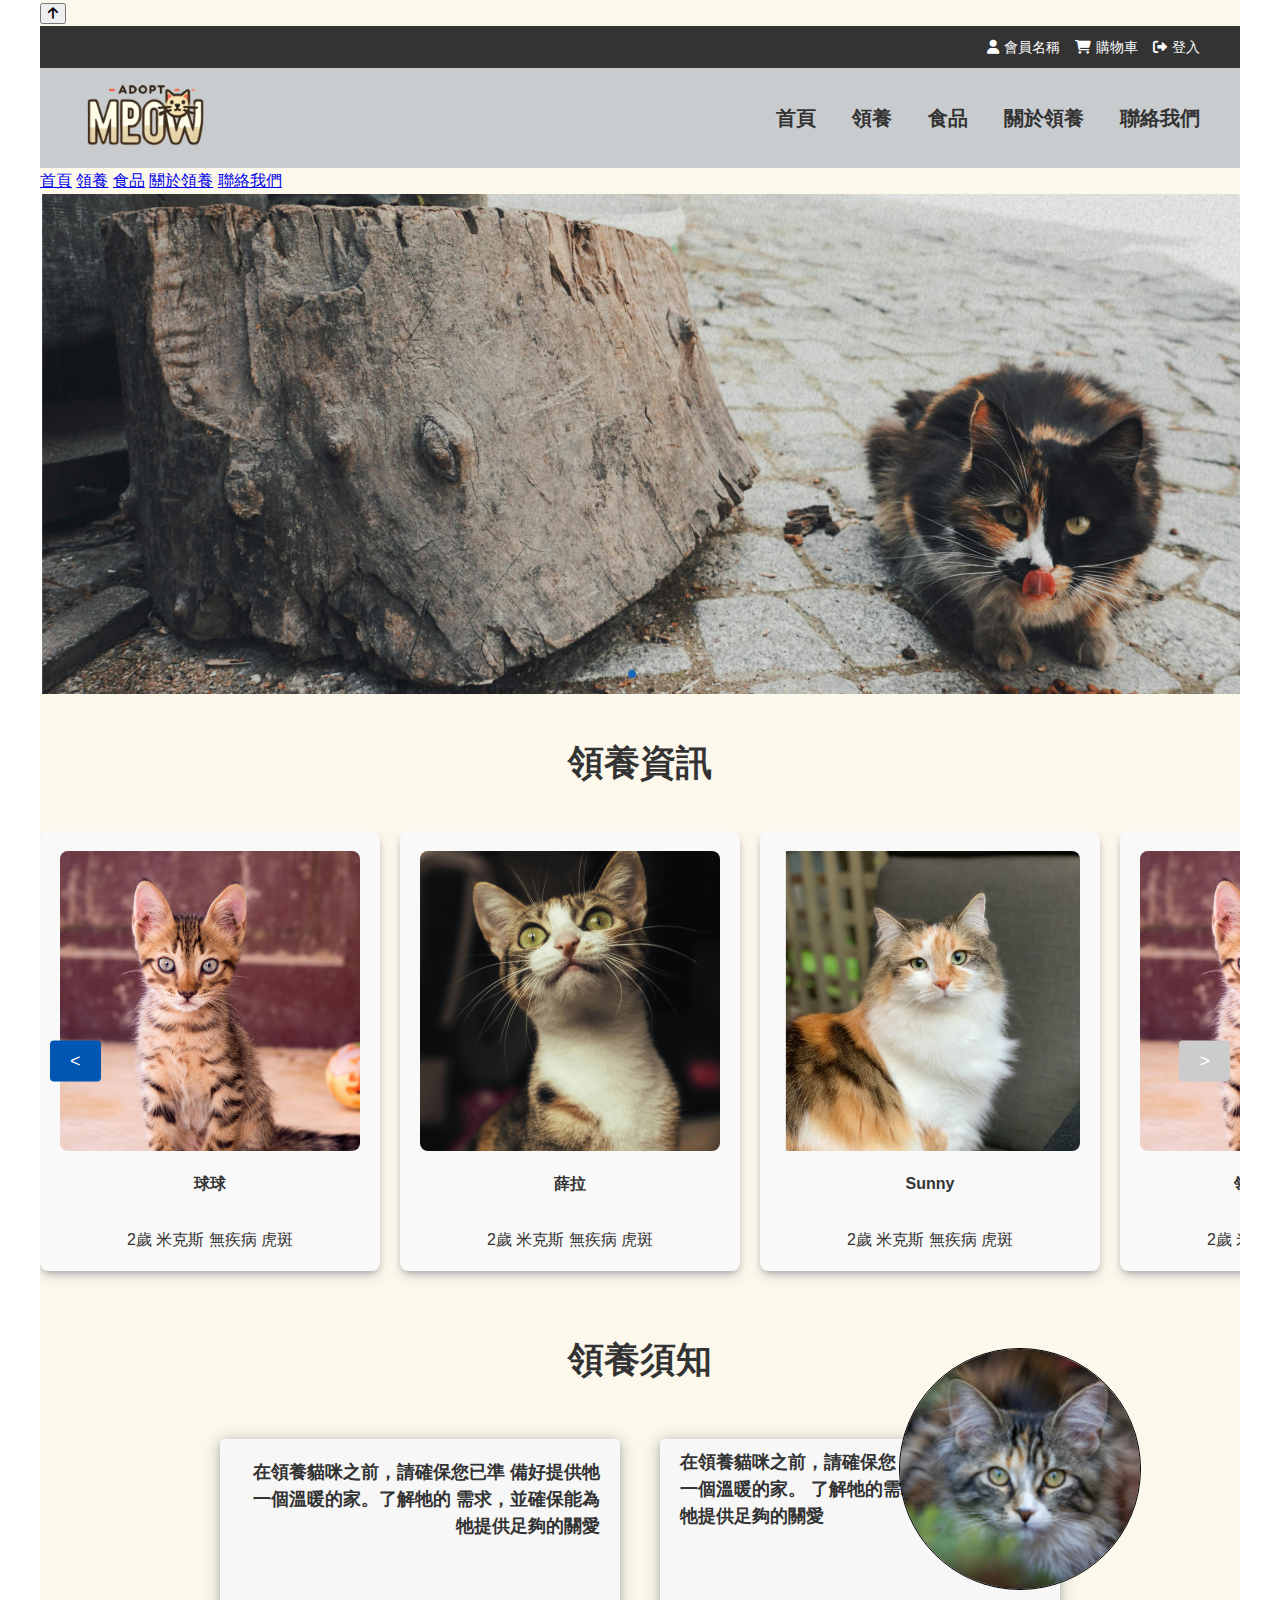
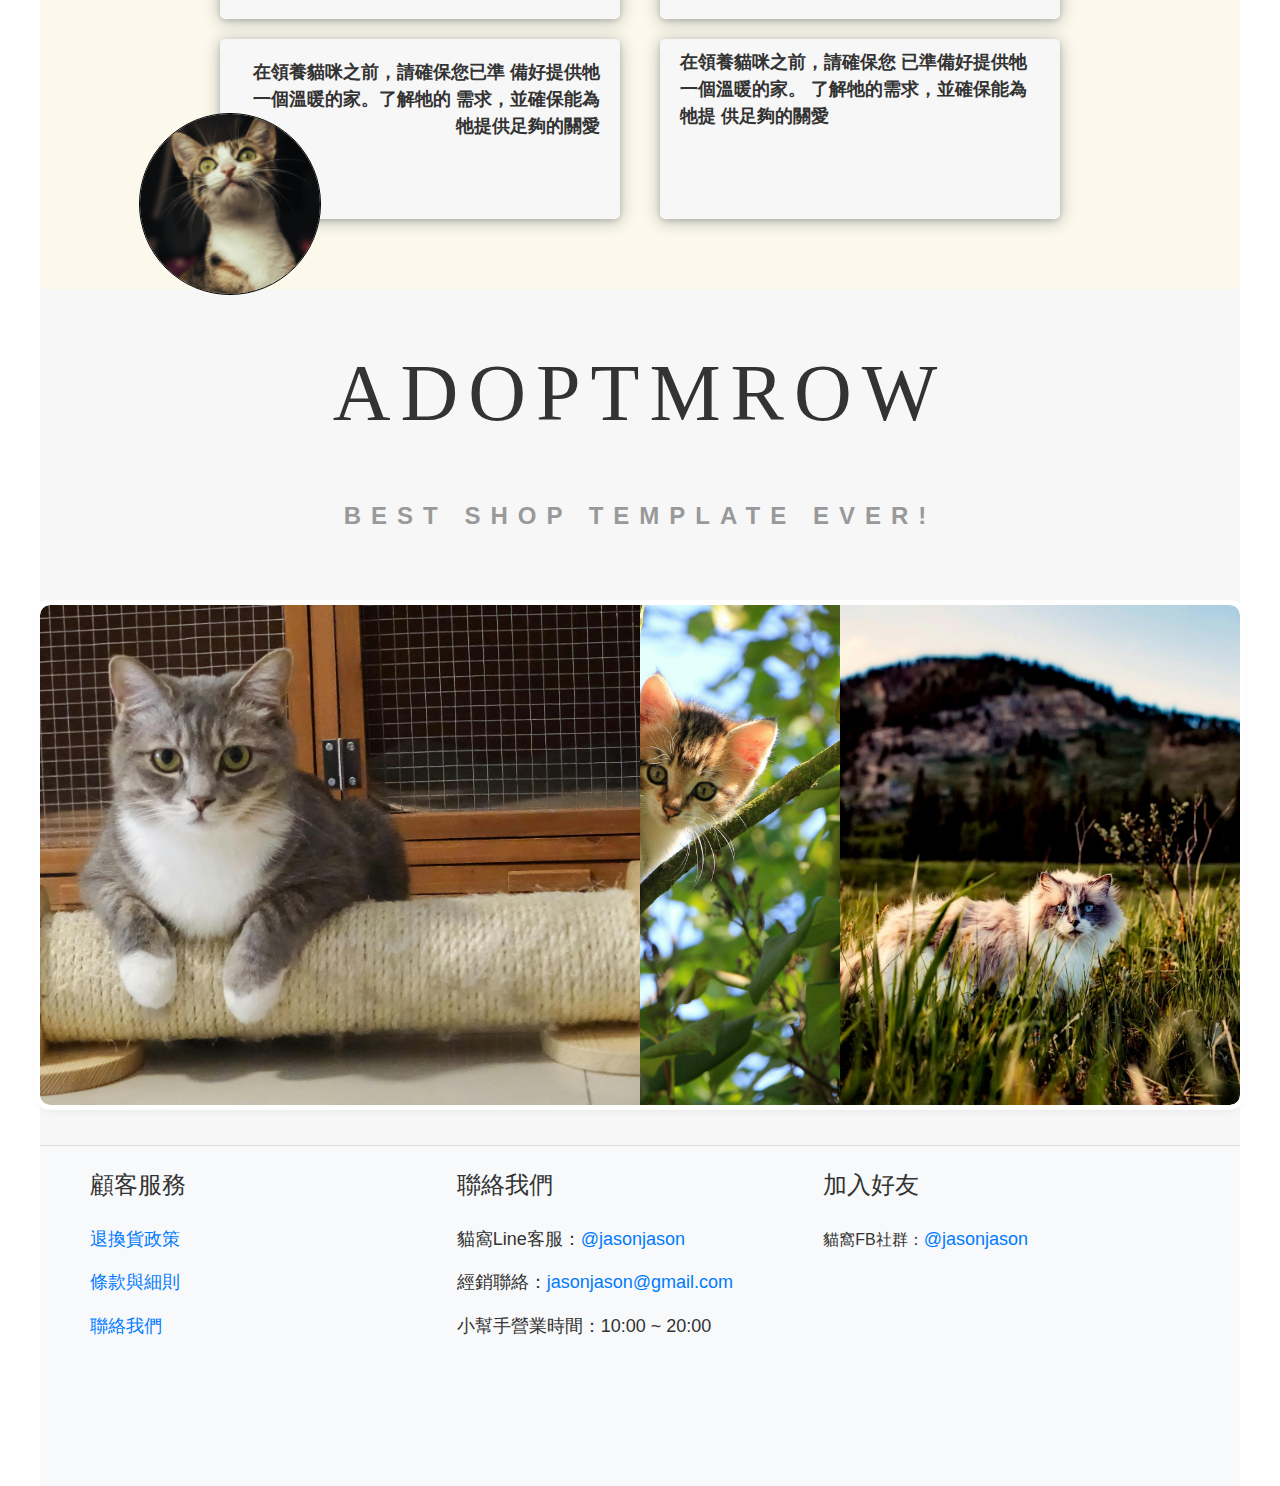
<file: index.html>
<!DOCTYPE html>
<html>
<head>
	<meta charset="utf-8">
	<meta http-equiv="X-UA-Compatible" content="IE=edge">
    <meta name="viewport" content="width=device-width, initial-scale=1, minimum-scale=1, maximum-scale=1" />
	<title>CAT Home</title>
    <link rel="stylesheet" href="./css/style.css">
    <link href="https://cdnjs.cloudflare.com/ajax/libs/font-awesome/6.0.0/css/all.min.css" rel="stylesheet">
    <link rel="stylesheet" href="https://cdn.jsdelivr.net/npm/swiper@11/swiper-bundle.min.css" />
</head>
<body>
	
	<div class="wrapper"><!-- 最外層包裝 開始 -->
        <!-- 主區塊 -->
        <main class="main">

		    <button class="back-to-top" id="backToTop"><i class="fa-solid fa-arrow-up"></i></button>
            <!-- 頁首 -->
            <header>
                <nav class="menu">
                    <div class="menu-logo">
                        <ul class="icon-links">
                            <li><a href="#" style="pointer-events: none;"><i class="fas fa-user"></i> 會員名稱</a></li>
                            <li><a href="html/Checkout.html"><i class="fas fa-shopping-cart"></i> 購物車</a></li>
                            <li><a href="html/Login.html"><i class="fas fa-sign-out-alt"></i> 登入</a></li>
                        </ul>
                    </div>

                    <div class="menu-container">
                        <a href="./index.html" class="logo">
                            <img src="img/logotext.png" alt="Logo">
                        </a>
                        <ul class="nav-links">
                            <li><a href="./index.html">首頁</a></li>
                            <li><a href="html/Adopt.html">領養</a></li>
                            <li><a href="html/Cart.html">食品</a></li>
                            <li><a href="html/Cat_Adoption_QA.html">關於領養</a></li>
                            <li><a href="html/Contact.html">聯絡我們</a></li>
                        </ul>
                        <div class="hamburger-menu">
                            <div></div>
                            <div></div>
                            <div></div>
                        </div>
                    </div>
                </nav>
            </header>

            

            <div class="side-menu">
                <a href="./index.html">首頁</a>
                <a href="html/Adopt.html">領養</a>
                <a href="html/Cart.html">食品</a>
                <a href="#">關於領養</a>
                <a href="#">聯絡我們</a>
            </div>
            <div class="overlay"></div>
            

            <div class="swiper mySwiper">
                <div class="swiper-wrapper">
                    <div class="swiper-slide"><img src="img/bg/bg_cat01.png" alt=""></div>
                    <div class="swiper-slide"><img src="img/bg/bg_cat01.png" alt=""></div>
                </div>
                <div class="swiper-pagination"></div>
            </div>

            <h2 style="margin: 20px;">領養資訊</h2>
            
            <!-- 中層領養圖 -->
            <div class="carousel-container">
                <button class="prev-btn">&lt;</button>
                <div class="carousel">
                    <div class="item">
                        <img src="img/cat/pexels-ezz7-691583.png" alt="可愛的貓咪">
                        <h2>球球</h2>
                        <p>2歲 米克斯 無疾病 虎斑</p>
                    </div>
                    <div class="item">
                        <img src="img/cat/pexels-halilibrahimctn-1754894.png" alt="Image 2">
                        <h2>薛拉</h2>
                        <p>2歲 米克斯 無疾病 虎斑</p>
                    </div>
                    <div class="item">
                        <img src="img/cat/pexels-mareezimny-2759566.png" alt="Image 3">
                        <h2>Sunny</h2>
                        <p>2歲 米克斯 無疾病 虎斑</p>
                    </div>
                    <div class="item">
                        <img src="img/cat/pexels-ezz7-691583.png" alt="Image 4">
                        <h2>領養貓咪的須知</h2>
                        <p>2歲 米克斯 無疾病 虎斑</p>
                    </div>
                    <div class="item">
                        <img src="img/cat/pexels-ezz7-691583.png" alt="Image 5">
                        <h2>領養貓咪的須知</h2>
                        <p>2歲 米克斯 無疾病 虎斑</p>
                    </div>
                </div>
                <button class="after-btn">&gt;</button>
            </div>

            <h2 style="margin: 20px;">領養須知</h2>

            <!-- gallery1 -->
            <div class="gallery1">
                <div class="overlap-container">
                    <div class="left-content">
                        <h2>在領養貓咪之前，請確保您已準
                        備好提供牠一個溫暖的家。了解牠的
                        需求，並確保能為牠提供足夠的關愛
                        </h2>
                    </div>
                </div>
                <div class="overlap-container2">
                    <img src="img/cat/catmin04.png" alt="Example Image" class="left-image2">
                    <div class="right-content">
                        <h2>在領養貓咪之前，請確保您
                        已準備好提供牠一個溫暖的家。
                        了解牠的需求，並確保能為牠提供足夠的關愛
                        </h2>
                    </div>
                </div>
            </div>
            <!-- gallery2 -->
            <div class="gallery2">
                <div class="overlap-container">
                    <img src="img/cat/catmin02.png" alt="Example Image" class="left-image">
                    <div class="left-content">
                        <h2>在領養貓咪之前，請確保您已準
                        備好提供牠一個溫暖的家。了解牠的
                        需求，並確保能為牠提供足夠的關愛
                        </h2>
                    </div>
                </div>

                <div class="overlap-container2">
                    <!-- <img src="img/cat/catmin04.png" alt="Example Image" class="left-image2"> -->
                    <div class="right-content">
                        <h2>在領養貓咪之前，請確保您
                        已準備好提供牠一個溫暖的家。
                        了解牠的需求，並確保能為牠提
                        供足夠的關愛
                        </h2>
                    </div>
                </div>
            </div>

            <!-- <div class="seemore">
                <img src="./img/seemore.png" alt="Example Image">
            </div> -->


        </main>

        <div class="adopt-cats-gallery">
            <h1>ADOPTMROW</h1>
            <h2>Best Shop Template Ever!</h2>
        
            <ul>
                <li class="item1"></li>
                <li class="item2"></li>
                <li class="item3"></li>
            </ul>
        </div>
    
            
        <!-- 頁尾 -->
        <footer>
            <div class="footer-container">
                <!-- 左側 -->
                <div class="footer-left">
                    <h3>顧客服務</h3>
                    <ul>
                        <li><a href="#">退換貨政策</a></li>
                        <li><a href="#">條款與細則</a></li>
                        <li><a href="#">聯絡我們</a></li>
                    </ul>
                </div>
        
                <!-- 中間 -->
                <div class="footer-center">
                    <h3>聯絡我們</h3>
                    <p>貓窩Line客服：<a href="#">@jasonjason</a></p>
                    <p>經銷聯絡：<a href="jasonjason@gmail.com">jasonjason@gmail.com</a></p>
                    <p>小幫手營業時間：10:00 ~ 20:00</p>
                </div>
        
                <!-- 右側 -->
                <div class="footer-right">
                    <h3>加入好友</h3>
                    <p>貓窩FB社群：<a href="#">@jasonjason</a></p>
                </div>
            </div>
        </footer>

    </div><!-- 最外層包裝 結束 -->

    <!-- Swiper JS -->
    <script src="https://cdn.jsdelivr.net/npm/swiper@11/swiper-bundle.min.js"></script>

    <!-- Initialize Swiper -->
    <script>
        var swiper = new Swiper(".mySwiper", {
        pagination: {
            el: ".swiper-pagination",
        },
        });
    </script>

    <script>
        document.addEventListener('DOMContentLoaded', () => {
        const prevBtn = document.querySelector('.prev-btn');
        const afterBtn = document.querySelector('.after-btn');
        const carousel = document.querySelector('.carousel');

        let scrollPosition = 0;
        const itemWidth = 320; // 包含 gap 的寬度
        const totalItems = document.querySelectorAll('.carousel .item').length;
        const visibleItems = Math.floor(carousel.offsetWidth / itemWidth);

        // 更新按鈕的狀態
        function updateButtons() {
            prevBtn.disabled = scrollPosition === 0;
            afterBtn.disabled = scrollPosition >= (totalItems - visibleItems) * itemWidth;
        }

        // 向左滑動
        prevBtn.addEventListener('click', () => {
            if (scrollPosition > 0) {
                scrollPosition -= itemWidth;
                carousel.style.transform = `translateX(-${scrollPosition}px)`;
            }
            updateButtons();
        });

        // 向右滑動
        afterBtn.addEventListener('click', () => {
            if (scrollPosition < (totalItems - visibleItems) * itemWidth) {
                scrollPosition += itemWidth;
                carousel.style.transform = `translateX(-${scrollPosition}px)`;
            }
            updateButtons();
        });

        // 初始化按鈕狀態
        updateButtons();

        // 固定按鈕的位置
        prevBtn.style.position = 'absolute';
        prevBtn.style.left = '10px';
        prevBtn.style.top = '50%';
        prevBtn.style.transform = 'translateY(-50%)';

        afterBtn.style.position = 'absolute';
        afterBtn.style.right = '10px';
        afterBtn.style.top = '50%';
        afterBtn.style.transform = 'translateY(-50%)';
        
        });

    </script>

    <script>
        document.addEventListener('DOMContentLoaded', () => {
            const hamburgerMenu = document.querySelector('.hamburger-menu');
            const sideMenu = document.querySelector('.side-menu');
            const overlay = document.querySelector('.overlay');

            hamburgerMenu.addEventListener('click', () => {
                sideMenu.classList.toggle('active');
                overlay.classList.toggle('active');
            });

            overlay.addEventListener('click', () => {
                sideMenu.classList.remove('active');
                overlay.classList.remove('active');
            });
        });

        
    </script>

    <script>
        document.addEventListener("DOMContentLoaded", function () {
        const backToTopButton = document.getElementById("backToTop");

        // 監聽滾動事件顯示/隱藏按鈕
        window.addEventListener("scroll", function () {
            if (window.scrollY > 300) { // 當滾動超過300px時顯示按鈕
                backToTopButton.classList.add("show");
            } else {
                backToTopButton.classList.remove("show");
            }
        });

        // 點擊按鈕返回頂部
        backToTopButton.addEventListener("click", function () {
            window.scrollTo({
                top: 0,
                behavior: "smooth" // 平滑滾動效果
            });
        });
        });

    </script>

</body>
</html>
</file>
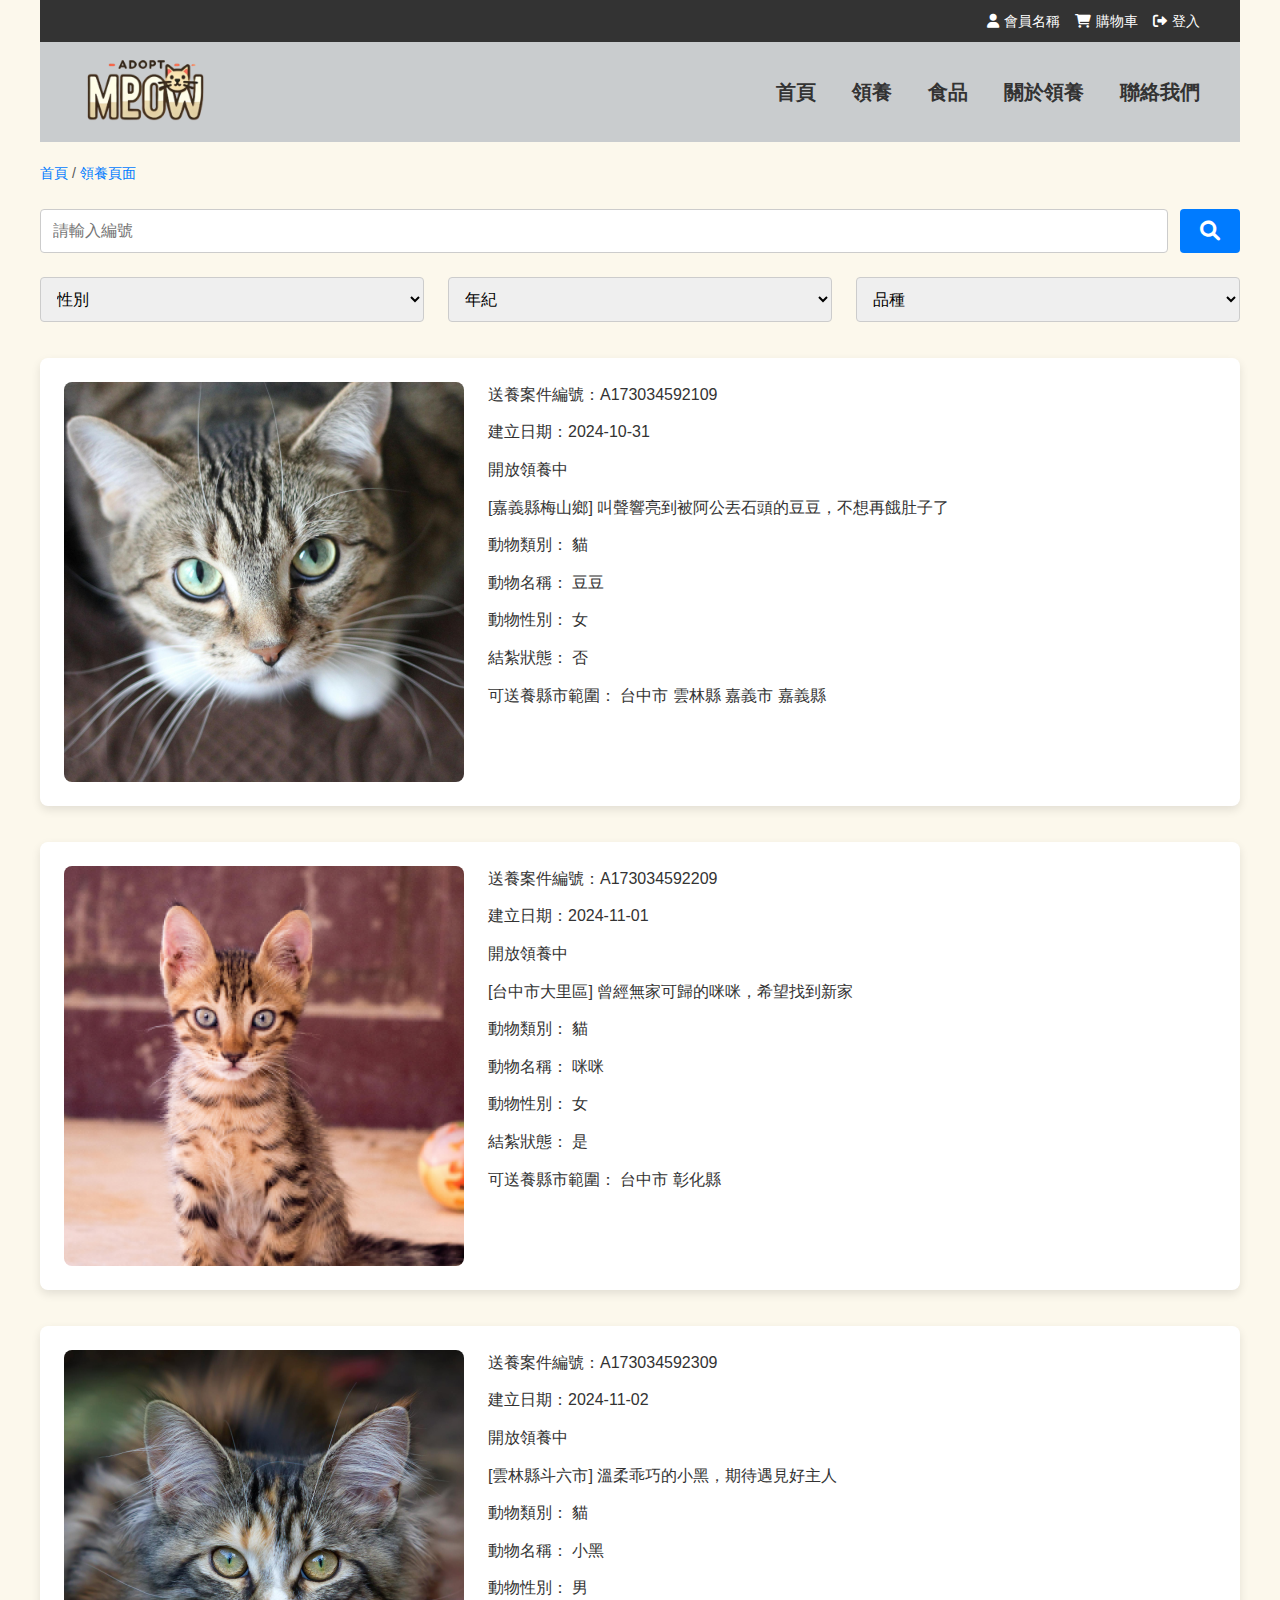
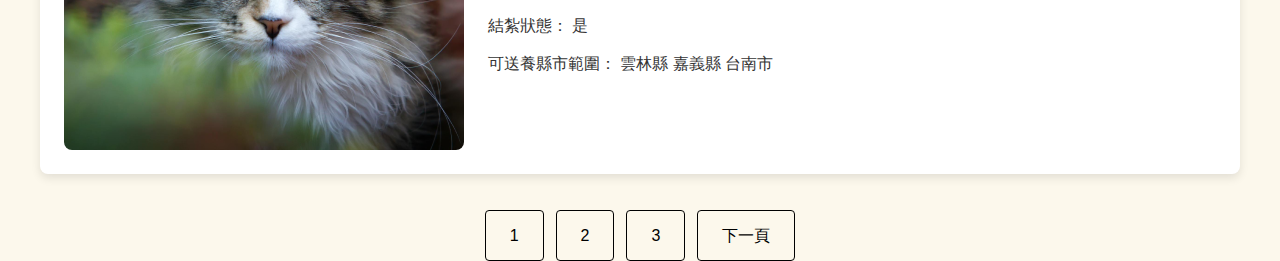
<file: html/Adopt.html>
<!DOCTYPE html>
<html lang="en">
<head>
    <meta charset="UTF-8">
    <meta name="viewport" content="width=device-width, initial-scale=1.0">
    <title>領養貓頁面</title>
    <!-- Font Awesome for search icon -->
    <link href="https://cdnjs.cloudflare.com/ajax/libs/font-awesome/6.0.0/css/all.min.css" rel="stylesheet">
    <link rel="stylesheet" href="../css/Adopt.css">
    <link rel="stylesheet" href="../css/header.css">
    <link rel="stylesheet" href="../css/footer.css">
</head>
<body>
    <div class="container">
		<!-- 頁首 -->
        <header>
            <nav class="menu">
                <div class="menu-logo">
                    <ul class="icon-links">
                        <li><a href="#"><i class="fas fa-user"></i> 會員名稱</a></li>
                        <li><a href="html/Checkout.html"><i class="fas fa-shopping-cart"></i> 購物車</a></li>
                        <li><a href="html/Login.html"><i class="fas fa-sign-out-alt"></i> 登入</a></li>
                    </ul>
                </div>

                <div class="menu-container">
                    <a href="#" class="logo">
                        <img src="../img/logotext.png" alt="Logo">
                    </a>
                    <ul class="nav-links">
                        <li><a href="../index.html">首頁</a></li>
                        <li><a href="./Adopt.html">領養</a></li>
                        <li><a href="./Cart.html">食品</a></li>
                        <li><a href="#">關於領養</a></li>
                        <li><a href="#">聯絡我們</a></li>
                    </ul>
                </div>
            </nav>
        </header>

        <main>

            <!-- 路徑導航 -->
            <div class="breadcrumb">
                <a href="#">首頁</a> / <a href="#">領養頁面</a>
            </div>

            <!-- 搜尋功能 -->
            <div class="search-bar">
                <input type="text" placeholder="請輸入編號" class="search-input">
                <button class="search-button">
                    <i class="fa-solid fa-magnifying-glass"></i>
                </button>
            </div>

            <!-- 篩選功能 -->
            <div class="filters">
                <select name="gender" class="filter-select">
                    <option value="">性別</option>
                    <option value="male">男</option>
                    <option value="female">女</option>
                </select>
                <select name="age" class="filter-select">
                    <option value="">年紀</option>
                    <option value="kitten">幼貓</option>
                    <option value="adult">成貓</option>
                </select>
                <select name="breed" class="filter-select">
                    <option value="">品種</option>
                    <option value="mixed">混種</option>
                    <option value="purebred">純種</option>
                </select>
            </div>

            <!-- 貓咪信息卡片 -->
            <div class="cat-list">
                <!-- 第1個卡片 -->
                <div class="cat-card">
                    <img src="../img/cat/catAdopt01.png" alt="Cat 1" class="cat-image">
                    <div class="cat-info">
                        <p><strong>送養案件編號：</strong>A173034592109</p>
                        <p><strong>建立日期：</strong>2024-10-31</p>
                        <p><strong>開放領養中</strong></p>
                        <p>[嘉義縣梅山鄉] 叫聲響亮到被阿公丟石頭的豆豆，不想再餓肚子了</p>
                        <p><strong>動物類別：</strong> 貓</p>
                        <p><strong>動物名稱：</strong> 豆豆</p>
                        <p><strong>動物性別：</strong> 女</p>
                        <p><strong>結紮狀態：</strong> 否</p>
                        <p><strong>可送養縣市範圍：</strong> 台中市 雲林縣 嘉義市 嘉義縣</p>
                    </div>
                </div>

                <!-- 第2個卡片 -->
                <div class="cat-card">
                    <img src="../img/cat/catAdopt02.png" alt="Cat 2" class="cat-image">
                    <div class="cat-info">
                        <p><strong>送養案件編號：</strong>A173034592209</p>
                        <p><strong>建立日期：</strong>2024-11-01</p>
                        <p><strong>開放領養中</strong></p>
                        <p>[台中市大里區] 曾經無家可歸的咪咪，希望找到新家</p>
                        <p><strong>動物類別：</strong> 貓</p>
                        <p><strong>動物名稱：</strong> 咪咪</p>
                        <p><strong>動物性別：</strong> 女</p>
                        <p><strong>結紮狀態：</strong> 是</p>
                        <p><strong>可送養縣市範圍：</strong> 台中市 彰化縣</p>
                    </div>
                </div>

                <!-- 第3個卡片 -->
                <div class="cat-card">
                    <img src="../img/cat/catAdopt03.png" alt="Cat 3" class="cat-image">
                    <div class="cat-info">
                        <p><strong>送養案件編號：</strong>A173034592309</p>
                        <p><strong>建立日期：</strong>2024-11-02</p>
                        <p><strong>開放領養中</strong></p>
                        <p>[雲林縣斗六市] 溫柔乖巧的小黑，期待遇見好主人</p>
                        <p><strong>動物類別：</strong> 貓</p>
                        <p><strong>動物名稱：</strong> 小黑</p>
                        <p><strong>動物性別：</strong> 男</p>
                        <p><strong>結紮狀態：</strong> 是</p>
                        <p><strong>可送養縣市範圍：</strong> 雲林縣 嘉義縣 台南市</p>
                    </div>
                </div>
            </div>

            <!-- 分頁導航 -->
            <div class="pagination">
                <a href="#" class="page-link">1</a>
                <a href="#" class="page-link">2</a>
                <a href="#" class="page-link">3</a>
                <a href="#" class="page-link">下一頁</a>
            </div>

        </main>
    </div>
</body>
</html>
</file>
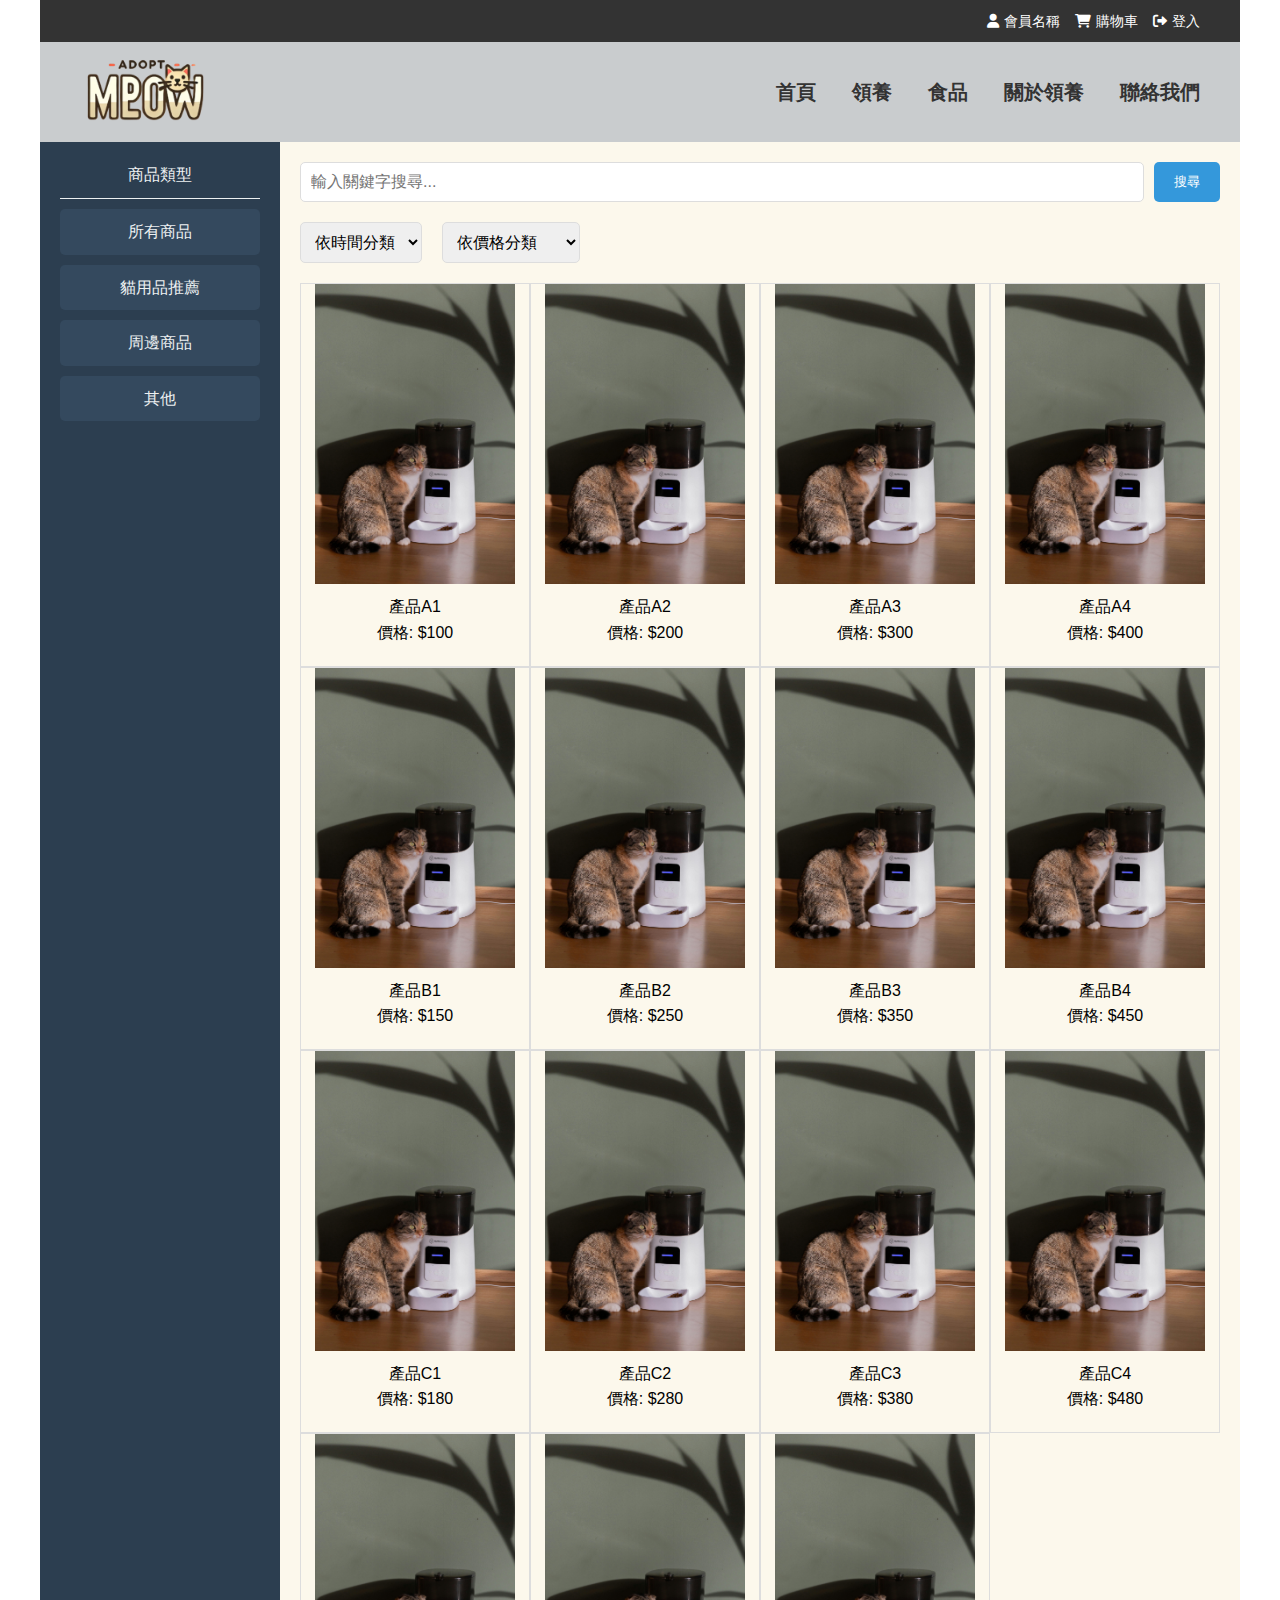
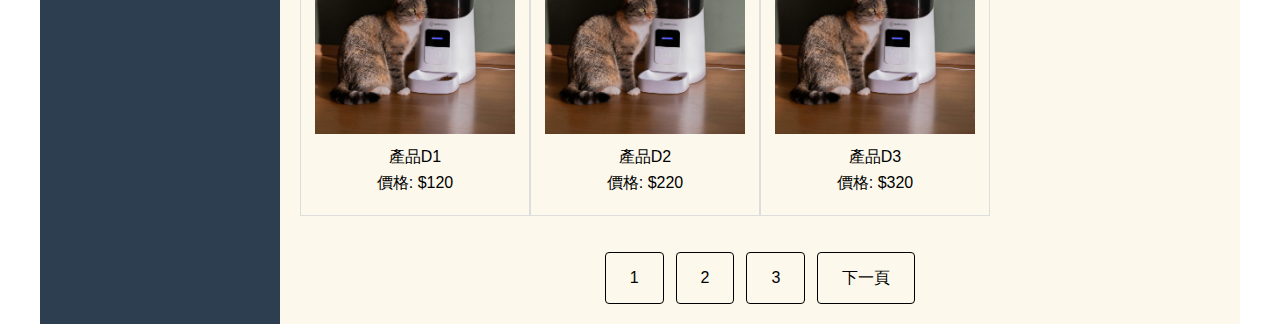
<file: html/Cart.html>
<!DOCTYPE html>
<html lang="en">
<head>
    <meta charset="UTF-8">
    <meta name="viewport" content="width=device-width, initial-scale=1.0">
    <title>購物車系統</title>
    <link href="https://cdnjs.cloudflare.com/ajax/libs/font-awesome/6.0.0/css/all.min.css" rel="stylesheet">
    <link rel="stylesheet" href="../css/Cart.css">
    <link rel="stylesheet" href="../css/header.css">
    <link rel="stylesheet" href="../css/footer.css">
</head>
<body>
    <div class="container">

        <!-- 頁首 -->
        <header>
            <nav class="menu">
                <div class="menu-logo">
                    <ul class="icon-links">
                        <li><a href="#"><i class="fas fa-user"></i> 會員名稱</a></li>
                        <li><a href="Checkout.html"><i class="fas fa-shopping-cart"></i> 購物車</a></li>
                        <li><a href="Login.html"><i class="fas fa-sign-out-alt"></i> 登入</a></li>
                    </ul>
                </div>

                <div class="menu-container">
                    <a href="#" class="logo">
                        <img src="../img/logotext.png" alt="Logo">
                    </a>
                    <ul class="nav-links">
                        <li><a href="../index.html">首頁</a></li>
                        <li><a href="./Adopt.html">領養</a></li>
                        <li><a href="./Cart.html">食品</a></li>
                        <li><a href="#">關於領養</a></li>
                        <li><a href="#">聯絡我們</a></li>
                    </ul>
                </div>
            </nav>
        </header>

        <main class="main">

            <!-- 側邊欄 -->
            <div class="sidebar">
                <h2>商品類型</h2>
                <ul>
                    <li>所有商品</li>
                    <li>貓用品推薦</li>
                    <li>周邊商品</li>
                    <li>其他</li>
                </ul>
            </div>

            <!-- 商品區域 -->
            <div class="products-section">
                <!-- 搜尋功能 -->
                <div class="search-container">
                    <input type="text" class="search-bar" placeholder="輸入關鍵字搜尋...">
                    <button class="search-button">搜尋</button>
                </div>

                <!-- 分類篩選 -->
                <div class="filters">
                    <select>
                        <option value="" disabled selected>依時間分類</option>
                        <option value="name1">近期</option>
                        <option value="name2">期間限定</option>
                        <option value="name3">所有時間</option>
                    </select>
                    <select>
                        <option value="" disabled selected>依價格分類</option>
                        <option value="type1">從小到大</option>
                        <option value="type2">從大到小</option>
                        <option value="type3">不照價格排序</option>
                    </select>
                    <!-- <select>
                        <option value="" disabled selected>依年齡分類</option>
                        <option value="age1">1歲以下</option>
                        <option value="age2">1-2歲</option>
                        <option value="age3">2歲以上</option>
                    </select> -->
                </div>

                <!-- 商品清單 -->
                <div class="products">
                    <!-- 15 個商品 -->
                    <div class="product" data-name="產品A1" data-price="100">
                        <img src="../img/food/tool01.jpg" alt="Product A1">
                        <p>產品A1</p>
                        <p>價格: $100</p>
                        <button class="add-to-cart">加入購物車</button>
                    </div>
                    <div class="product" data-name="產品A2" data-price="200">
                        <img src="../img/food/tool01.jpg" alt="Product A2">
                        <p>產品A2</p>
                        <p>價格: $200</p>
                        <button class="add-to-cart">加入購物車</button>
                    </div>
                    <div class="product" data-name="產品A3" data-price="300">
                        <img src="../img/food/tool01.jpg" alt="Product A3">
                        <p>產品A3</p>
                        <p>價格: $300</p>
                        <button class="add-to-cart">加入購物車</button>
                    </div>
                    <div class="product" data-name="產品A4" data-price="400">
                        <img src="../img/food/tool01.jpg" alt="Product A4">
                        <p>產品A4</p>
                        <p>價格: $400</p>
                        <button class="add-to-cart">加入購物車</button>
                    </div>
                    <div class="product" data-name="產品B1" data-price="150">
                        <img src="../img/food/tool01.jpg" alt="Product B1">
                        <p>產品B1</p>
                        <p>價格: $150</p>
                        <button class="add-to-cart">加入購物車</button>
                    </div>
                    <div class="product" data-name="產品B2" data-price="250">
                        <img src="../img/food/tool01.jpg" alt="Product B2">
                        <p>產品B2</p>
                        <p>價格: $250</p>
                        <button class="add-to-cart">加入購物車</button>
                    </div>
                    <div class="product" data-name="產品B3" data-price="350">
                        <img src="../img/food/tool01.jpg" alt="Product B3">
                        <p>產品B3</p>
                        <p>價格: $350</p>
                        <button class="add-to-cart">加入購物車</button>
                    </div>
                    <div class="product" data-name="產品B4" data-price="450">
                        <img src="../img/food/tool01.jpg" alt="Product B4">
                        <p>產品B4</p>
                        <p>價格: $450</p>
                        <button class="add-to-cart">加入購物車</button>
                    </div>
                    <div class="product" data-name="產品C1" data-price="180">
                        <img src="../img/food/tool01.jpg" alt="Product C1">
                        <p>產品C1</p>
                        <p>價格: $180</p>
                        <button class="add-to-cart">加入購物車</button>
                    </div>
                    <div class="product" data-name="產品C2" data-price="280">
                        <img src="../img/food/tool01.jpg" alt="Product C2">
                        <p>產品C2</p>
                        <p>價格: $280</p>
                        <button class="add-to-cart">加入購物車</button>
                    </div>
                    <div class="product" data-name="產品C3" data-price="380">
                        <img src="../img/food/tool01.jpg" alt="Product C3">
                        <p>產品C3</p>
                        <p>價格: $380</p>
                        <button class="add-to-cart">加入購物車</button>
                    </div>
                    <div class="product" data-name="產品C4" data-price="480">
                        <img src="../img/food/tool01.jpg" alt="Product C4">
                        <p>產品C4</p>
                        <p>價格: $480</p>
                        <button class="add-to-cart">加入購物車</button>
                    </div>
                    <div class="product" data-name="產品D1" data-price="120">
                        <img src="../img/food/tool01.jpg" alt="Product D1">
                        <p>產品D1</p>
                        <p>價格: $120</p>
                        <button class="add-to-cart">加入購物車</button>
                    </div>
                    <div class="product" data-name="產品D2" data-price="220">
                        <img src="../img/food/tool01.jpg" alt="Product D2">
                        <p>產品D2</p>
                        <p>價格: $220</p>
                        <button class="add-to-cart">加入購物車</button>
                    </div>
                    <div class="product" data-name="產品D3" data-price="320">
                        <img src="../img/food/tool01.jpg" alt="Product D3">
                        <p>產品D3</p>
                        <p>價格: $320</p>
                        <button class="add-to-cart">加入購物車</button>
                    </div>
                </div>

                <!-- 分頁導航 -->
                <div class="pagination">
                    <a href="#" class="page-link">1</a>
                    <a href="#" class="page-link">2</a>
                    <a href="#" class="page-link">3</a>
                    <a href="#" class="page-link">下一頁</a>
                </div>
            </div>

        </main>
    </div>
</body>
</html>
</file>
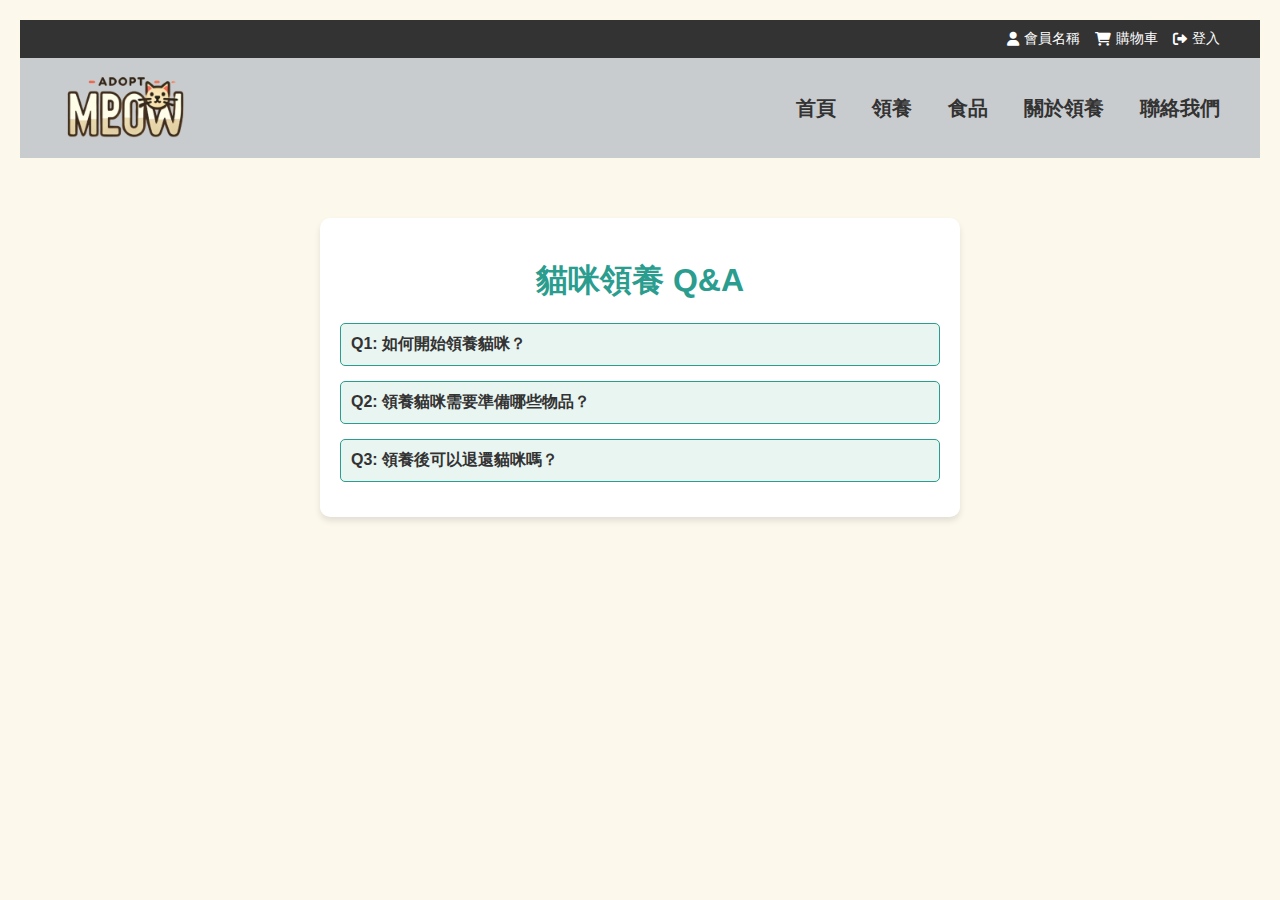
<file: html/Cat_Adoption_QA.html>
<!DOCTYPE html>
<html lang="en">
<head>
    <meta charset="UTF-8">
    <meta name="viewport" content="width=device-width, initial-scale=1.0">
    <title>貓咪領養 Q&A</title>
    <link rel="stylesheet" href="../css/Cat_Adoption_QA.css">
    <link rel="stylesheet" href="../css/header.css">
    <link href="https://cdnjs.cloudflare.com/ajax/libs/font-awesome/6.0.0/css/all.min.css" rel="stylesheet">
</head>
<body>
    <div class="container">
        <!-- 頁首 -->
        <header>
            <nav class="menu">
                <div class="menu-logo">
                    <ul class="icon-links">
                        <li><a href="#" style="pointer-events: none;"><i class="fas fa-user"></i> 會員名稱</a></li>
                        <li><a href="./Checkout.html"><i class="fas fa-shopping-cart"></i> 購物車</a></li>
                        <li><a href="./Login.html"><i class="fas fa-sign-out-alt"></i> 登入</a></li>
                    </ul>
                </div>

                <div class="menu-container">
                    <a href="../index.html" class="logo">
                        <img src="../img/logotext.png" alt="Logo">
                    </a>
                    <ul class="nav-links">
                        <li><a href="../index.html">首頁</a></li>
                        <li><a href="./Adopt.html">領養</a></li>
                        <li><a href="./Cart.html">食品</a></li>
                        <li><a href="./Cat_Adoption_QA.html">關於領養</a></li>
                        <li><a href="./Contact.html">聯絡我們</a></li>
                    </ul>
                    <div class="hamburger-menu">
                        <div></div>
                        <div></div>
                        <div></div>
                    </div>
                </div>
            </nav>
        </header>

        <main class="main">
            <div class="qa-section">
                <h1>貓咪領養 Q&A</h1>
                <div class="qa-item">
                    <div class="question">Q1: 如何開始領養貓咪？</div>
                    <div class="answer">A: 您可以前往我們的貓咪領養中心，或透過網站申請領養表單，並等待我們的專人聯繫。</div>
                </div>
                <div class="qa-item">
                    <div class="question">Q2: 領養貓咪需要準備哪些物品？</div>
                    <div class="answer">A: 貓砂盆、貓砂、食盆、水盆、貓糧以及一個舒適的貓咪窩。</div>
                </div>
                <div class="qa-item">
                    <div class="question">Q3: 領養後可以退還貓咪嗎？</div>
                    <div class="answer">A: 領養是一份責任，我們希望您能充分考慮並做好準備。如果特殊情況，請聯絡我們的客服。</div>
                </div>
            </div>
        </main>
    </div>
    <script>
        document.addEventListener("DOMContentLoaded", () => {
            const questions = document.querySelectorAll(".qa-item .question");

            questions.forEach(question => {
                question.addEventListener("click", () => {
                    const answer = question.nextElementSibling;

                    // 切換顯示/隱藏答案
                    if (answer.style.display === "block") {
                        answer.style.display = "none";
                    } else {
                        answer.style.display = "block";
                    }
                });
            });
        });
    </script>
</body>
</html>
</file>
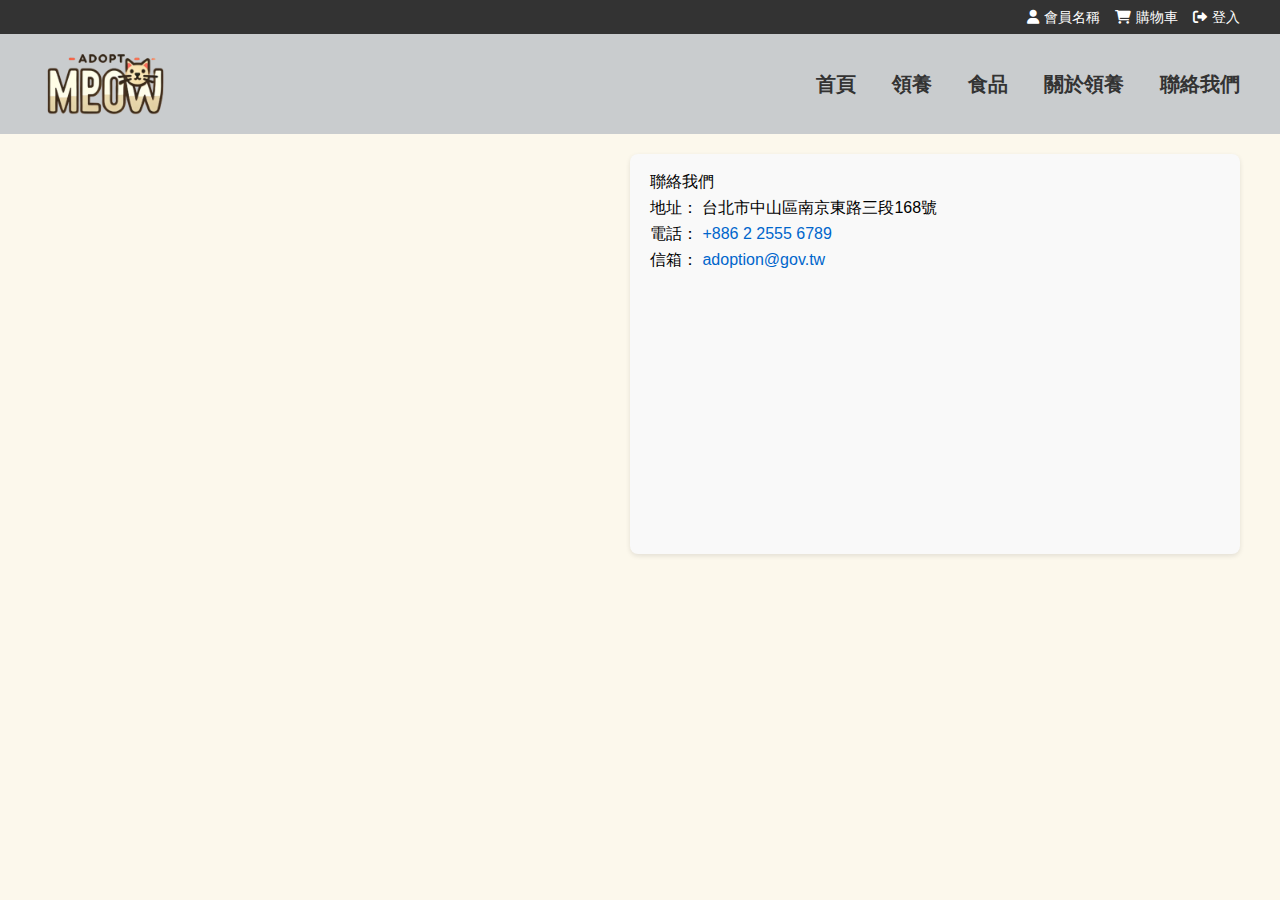
<file: html/Contact.html>
<!DOCTYPE html>
<html lang="zh-Hant">
<head>
    <meta charset="UTF-8">
    <meta name="viewport" content="width=device-width, initial-scale=1.0">
    <title>聯絡我們</title>
    <link rel="stylesheet" href="../css/header.css">
    <link rel="stylesheet" href="../css/reset.css">
    <link href="https://cdnjs.cloudflare.com/ajax/libs/font-awesome/6.0.0/css/all.min.css" rel="stylesheet">
    <style>
        body {
            font-family: Arial, sans-serif;
            margin: 0;
            padding: 0;
            display: flex;
            flex-direction: column;
            align-items: center;
            background-color: #FCF8EC;
        }

        .container {
            max-width: 1200px;
            width: 100%;
            margin: 20px auto;
            display: flex;
            gap: 20px;
        }

        .map {
            width: 50%;
            height: 400px;
        }

        .contact-info {
            width: 50%;
            background-color: #f9f9f9;
            padding: 20px;
            border-radius: 8px;
            box-shadow: 0 2px 5px rgba(0, 0, 0, 0.1);
        }

        .contact-info h2 {
            margin-top: 0;
        }

        .contact-info p {
            margin: 10px 0;
        }

        .contact-info a {
            color: #0066cc;
            text-decoration: none;
        }

        .contact-info a:hover {
            text-decoration: underline;
        }

    </style>
</head>
<body>
    <header>
        <nav class="menu">
            <div class="menu-logo">
                <ul class="icon-links">
                    <li><a href="#" style="pointer-events: none;"><i class="fas fa-user"></i> 會員名稱</a></li>
                    <li><a href="./Checkout.html"><i class="fas fa-shopping-cart"></i> 購物車</a></li>
                    <li><a href="./Login.html"><i class="fas fa-sign-out-alt"></i> 登入</a></li>
                </ul>
            </div>

            <div class="menu-container">
                <a href="../index.html" class="logo">
                    <img src="../img/logotext.png" alt="Logo">
                </a>
                <ul class="nav-links">
                    <li><a href="../index.html">首頁</a></li>
                    <li><a href="./Adopt.html">領養</a></li>
                    <li><a href="./Cart.html">食品</a></li>
                    <li><a href="./Cat_Adoption_QA.html">關於領養</a></li>
                    <li><a href="./Contact.html">聯絡我們</a></li>
                </ul>
            </div>
        </nav>
    </header>

    <div class="container">
        <!-- Google Map -->
        <iframe 
            class="map"
            src="https://www.google.com/maps/embed?pb=!1m18!1m12!1m3!1d3620.1052143193523!2d121.537917914717!3d24.99049108401164!2m3!1f0!2f0!3f0!3m2!1i1024!2i768!4f13.1!3m3!1m2!1s0x3442a9701c362bc9%3A0x2c6e3ad1c6ef35bc!2z5Y2X5oqV5aSn5a245a-u!5e0!3m2!1szh-TW!2stw!4v1700000000000!5m2!1szh-TW!2stw" 
            style="border:0;" 
            allowfullscreen="" 
            loading="lazy">
        </iframe>

        <!-- Contact Information -->
        <div class="contact-info">
            <h2>聯絡我們</h2>
            <p><strong>地址：</strong> 台北市中山區南京東路三段168號</p>
            <p><strong>電話：</strong> <a href="tel:+886225556789">+886 2 2555 6789</a></p>
            <p><strong>信箱：</strong> <a href="mailto:adoption@gov.tw">adoption@gov.tw</a></p>
        </div>
    </div>
</body>
</html>
</file>
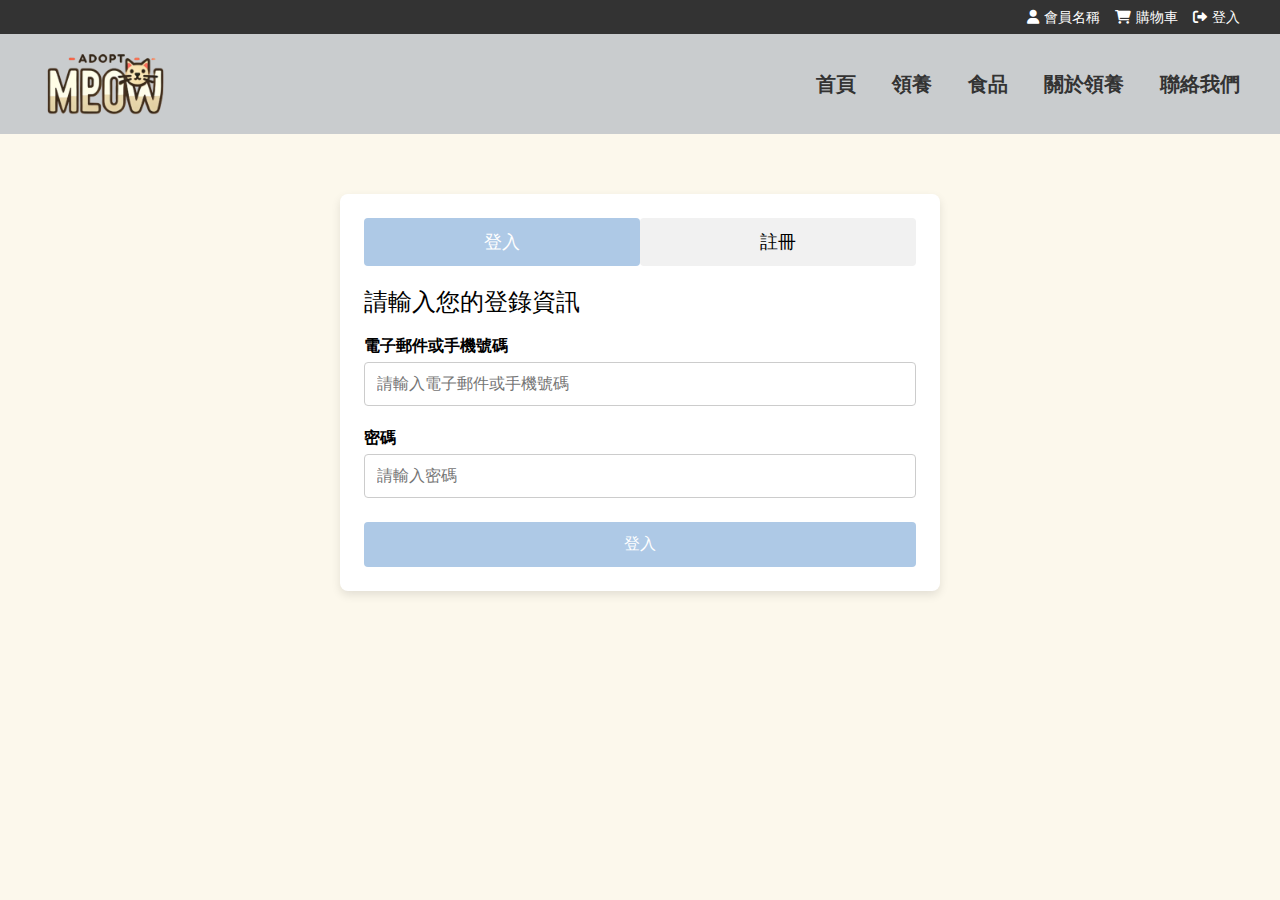
<file: html/Login.html>
<!DOCTYPE html>
<html lang="en">
<head>
    <meta charset="UTF-8">
    <meta name="viewport" content="width=device-width, initial-scale=1.0">
    <title>登入/註冊頁面</title>
    <!-- Font Awesome -->
    <link href="https://cdnjs.cloudflare.com/ajax/libs/font-awesome/6.0.0/css/all.min.css" rel="stylesheet">
    <link rel="stylesheet" href="../css/Login.css">
    <link rel="stylesheet" href="../css/header.css">
    <link rel="stylesheet" href="../css/footer.css">
</head>
<body>
    <div class="container">
        <!-- 頁首 -->
        <header>
            <nav class="menu">
                <div class="menu-logo">
                    <ul class="icon-links">
                        <li><a href="#"><i class="fas fa-user"></i> 會員名稱</a></li>
                        <li><a href="./Checkout.html"><i class="fas fa-shopping-cart"></i> 購物車</a></li>
                        <li><a href="./Login.html"><i class="fas fa-sign-out-alt"></i> 登入</a></li>
                    </ul>
                </div>

                <div class="menu-container">
                    <a href="#" class="logo">
                        <img src="../img/logotext.png" alt="Logo">
                    </a>
                    <ul class="nav-links">
                        <li><a href="../index.html">首頁</a></li>
                        <li><a href="./Adopt.html">領養</a></li>
                        <li><a href="./Cart.html">食品</a></li>
                        <li><a href="#">關於領養</a></li>
                        <li><a href="#">聯絡我們</a></li>
                    </ul>
                </div>
            </nav>
        </header>

        <main class="main">

            <!-- 主內容區域 -->
            <div class="form-container">
                <!-- 登入與註冊切換 -->
                <div class="toggle-buttons">
                    <button id="login-tab" class="tab active">登入</button>
                    <button id="register-tab" class="tab">註冊</button>
                </div>

                <!-- 登入表單 -->
                <form id="login-form" class="form active">
                    <h2>請輸入您的登錄資訊</h2>
                    <div class="form-group">
                        <label for="login-email">電子郵件或手機號碼</label>
                        <input type="text" id="login-email" placeholder="請輸入電子郵件或手機號碼">
                    </div>
                    <div class="form-group">
                        <label for="login-password">密碼</label>
                        <input type="password" id="login-password" placeholder="請輸入密碼">
                    </div>
                    <button type="submit" class="submit-button">登入</button>
                </form>

                <!-- 註冊表單 -->
                <form id="register-form" class="form">
                    <h2>請輸入您的註冊資訊</h2>
                    <div class="form-group">
                        <label for="register-name">姓名</label>
                        <input type="text" id="register-name" placeholder="請輸入姓名">
                    </div>
                    <div class="form-group">
                        <label for="register-phone">手機號碼</label>
                        <input type="text" id="register-phone" placeholder="請輸入手機號碼">
                    </div>
                    <div class="form-group">
                        <label for="register-birthday">生日</label>
                        <input type="date" id="register-birthday">
                    </div>
                    <div class="form-group">
                        <label for="register-email">電子郵件</label>
                        <input type="email" id="register-email" placeholder="請輸入電子郵件">
                    </div>
                    <div class="form-group">
                        <label for="register-password">密碼</label>
                        <input type="password" id="register-password" placeholder="請輸入密碼">
                    </div>
                    <div class="form-group">
                        <label for="register-confirm-password">確認密碼</label>
                        <input type="password" id="register-confirm-password" placeholder="請再次輸入密碼">
                    </div>
                    <button type="submit" class="submit-button">註冊</button>
                </form>
            

                <!-- 社交登入 -->
                <!-- <div class="social-login">
                    <button class="social-button google-button">
                        <i class="fab fa-google"></i> Google 登入
                    </button>
                    <button class="social-button fb-button">
                        <i class="fab fa-facebook-f"></i> Facebook 登入
                    </button>
                </div> -->
            </div>
        </main>
    </div>

    <script>
        // 切換登入與註冊表單
        document.getElementById('login-tab').addEventListener('click', function () {
            document.getElementById('login-tab').classList.add('active');
            document.getElementById('register-tab').classList.remove('active');
            document.getElementById('login-form').classList.add('active');
            document.getElementById('register-form').classList.remove('active');
        });

        document.getElementById('register-tab').addEventListener('click', function () {
            document.getElementById('register-tab').classList.add('active');
            document.getElementById('login-tab').classList.remove('active');
            document.getElementById('register-form').classList.add('active');
            document.getElementById('login-form').classList.remove('active');
        });
    </script>
</body>
</html>
</file>
<file: css/header.css>
/* .menu {
    background-color: #f7f7f7;
    width: 1200px;
    height: 140px;
    display: flex;
    justify-content: space-between; 
    align-items: flex-start; 
    margin: 0 auto;
    font-size: 24px;
    position: fixed; 
    top: 0; 
    left: 50%; 
    transform: translateX(-50%); 
    z-index: 1000; 
}



.logo img {
    padding-left: 20px;
    width: 160px; 
    height: auto; 
}


.menu-container {
    display: flex;
    flex-direction: column; 
    justify-content: space-between; 
    align-items: flex-end; 
    gap: 33px; 
    width: calc(100% - 180px); 
}


.icon-links {
    padding-top: 6px;
    padding-right: 20px;
    display: flex;
    justify-content: space-between; 
    list-style: none;
    gap: 20px; 
    margin-right: 16px;
}

.icon-links li {
    text-align: center;
}

.icon-links a {
    color: #333;
    font-size: 20px;
    display: flex;
    align-items: center; 
    gap: 8px; 
    transition: color 0.3s ease;
}

.icon-links a:hover {
    color: #007bff;
}


.nav-links {
    font-weight: bold;
    display: flex;
    list-style: none; 
    width: 60%; 
}

.nav-links li {
    flex: 1; 
    text-align: center; 
}

.nav-links a {
    display: block; 
    text-decoration: none;
    color: #333; 
    padding: 15px 0; 
    transition: color 0.3s ease; 
}

.nav-links a:hover {
    color: #007bff; 
} */



header {
    display: flex;
    flex-direction: column;
    width: 100%;
    background-color: #c9ccce;
}

.menu {
    display: flex;
    flex-direction: column;
}

/* Icon Links - 最上方 */
.icon-links {
    display: flex;
    justify-content: flex-end;
    align-items: center;
    list-style: none;
    margin: 0;
    padding: 10px 40px;
    background-color: #333;
    color: #fff;
    width: 100%;
    box-sizing: border-box;
}

.icon-links li {
    margin-left: 15px;
}

.icon-links a {
    text-decoration: none;
    color: #fff;
    font-size: 14px;
    display: flex;
    align-items: center;
}

.icon-links a i {
    margin-right: 5px;
}

/* 第二層：Logo 和 Nav Links - 同層次 */
.menu-container {
    display: flex;
    align-items: center;
    padding: 20px 40px;
    width: 100%;
    box-sizing: border-box;
    height: 100px;
    overflow: hidden;
}

.overlap-container{
    font-size: 16px;
}

.logo {
    flex-shrink: 0;
    width: 160px;
    height: auto;
}

.logo img {
    width: 80%;
    height: auto;
    object-fit: contain;
}

.nav-links {
    display: flex;
    flex-grow: 1;
    justify-content: flex-end;
    list-style: none;
    margin: 0;
    padding: 0;
}

.nav-links li {
    margin-left: 36px;
}

.nav-links a {
    text-decoration: none;
    color: #333;
    font-size: 20px;
    font-weight: bold;
}
</file>
<file: css/footer.css>
footer {
    background-color: #f8f9fa; /* 背景顏色 */
    width: 1200px; /* 寬度 */
    height: 300px; /* 高度 */
    margin: 0 auto; /* 置中 */
    padding: 20px 0; /* 內邊距 */
    border-top: 1px solid #ddd; /* 頂部分隔線 */
}

.footer-container {
    display: flex;
    justify-content: space-between; /* 水平分布 */
    align-items: flex-start; /* 項目頂對齊 */
    height: 100%; /* 滿高 */
    padding: 0 50px; /* 左右內邊距 */
}

.footer-left,
.footer-center,
.footer-right {
    flex: 1; /* 每個區域占用等寬 */
    max-width: 400px; /* 限制最大寬度 */
}

.footer-left h3,
.footer-center h3,
.footer-right h3 {
    font-size: 24px; /* 標題字體大小 */
    margin-bottom: 20px; /* 與內容的間距 */
    color: #333; /* 標題顏色 */
}

.footer-left ul {
    list-style: none; /* 移除列表符號 */
    padding: 0;
    margin: 0;
}

.footer-left ul li {
    margin-bottom: 15px; /* 項目之間的距離 */
}

.footer-left ul li a,
.footer-center a,
.footer-right a {
    text-decoration: none; /* 移除超連結下劃線 */
    color: #007bff; /* 連結顏色 */
    font-size: 18px; /* 文字大小 */
}

.footer-left ul li a:hover,
.footer-center a:hover,
.footer-right a:hover {
    text-decoration: underline; /* 滑鼠懸停顯示下劃線 */
    color: #0056b3; /* 滑鼠懸停顏色 */
}

.footer-center p {
    margin-bottom: 15px; /* 段落間距 */
    font-size: 18px; /* 文字大小 */
    color: #333; /* 文字顏色 */
}

/* 新增右側按鈕樣式 */
.add-friend-btn {
    display: inline-block; /* 讓按鈕顯示為區塊 */
    padding: 10px 20px; /* 按鈕內邊距 */
    background-color: #28a745; /* 按鈕背景色 */
    color: white; /* 按鈕文字顏色 */
    border-radius: 5px; /* 圓角 */
    font-size: 18px; /* 字體大小 */
    text-align: center; /* 文字置中 */
    text-decoration: none; /* 去除下劃線 */
    margin-top: 20px; /* 與標題的間距 */
}

.add-friend-btn:hover {
    background-color: #218838; /* 滑鼠懸停顏色 */
}
</file>
<file: css/Cat_Adoption_QA.css>
body {
    font-family: 'Noto Sans', sans-serif;
    background-color: #FCF8EC;
    color: #333;
    margin: 0;
    padding: 20px;
}

.main{
    margin-top: 60px;
}

.qa-section {
    max-width: 600px;
    margin: 0 auto;
    background: #ffffff;
    padding: 20px;
    border-radius: 10px;
    box-shadow: 0 4px 6px rgba(0, 0, 0, 0.1);
}

.qa-section h1 {
    text-align: center;
    color: #2a9d8f;
    margin-bottom: 20px;
}

.qa-item {
    margin-bottom: 15px;
}

.qa-item .question {
    font-weight: bold;
    cursor: pointer;
    padding: 10px;
    background: #e9f5f1;
    border: 1px solid #2a9d8f;
    border-radius: 5px;
    transition: background-color 0.3s;
}

.qa-item .question:hover {
    background-color: #cce7df;
}

.qa-item .answer {
    display: none; /* 隱藏答案 */
    padding: 10px;
    margin-top: 5px;
    background: #f7f7f7;
    border: 1px solid #ddd;
    border-radius: 5px;
}

.qa-item:first-child .answer {
    display: block; /* 只顯示第一個答案 */
}
</file>
<file: css/style.css>
@import url("reset.css");

body{
    line-height: 1.6;
    color: #333;
    position: relative;
    height: 100%;
    font-family: 'Noto Sans', sans-serif;
}

.wrapper{
    max-width: 1200px;
    margin: 0 auto;
    box-sizing: border-box;
    background-color: #FCF8EC;
}

h2{
    font-size: 36px;
    text-align: center;
    padding: 20px 0;
    font-weight: bold;
}
/* *{ outline: 1px solid red} */

/*====================== 上層選單 ======================*/

header {
    display: flex;
    flex-direction: column;
    width: 100%;
    background-color: #c9ccce;
}

.menu {
    display: flex;
    flex-direction: column;
}

/* Icon Links - 最上方 */
.icon-links {
    display: flex;
    justify-content: flex-end;
    align-items: center;
    list-style: none;
    margin: 0;
    padding: 10px 40px;
    background-color: #333;
    color: #fff;
    width: 100%;
    box-sizing: border-box;
}

.icon-links li {
    margin-left: 15px;
}

.icon-links a {
    text-decoration: none;
    color: #fff;
    font-size: 14px;
    display: flex;
    align-items: center;
}

.icon-links a i {
    margin-right: 5px;
}

/* 第二層：Logo 和 Nav Links - 同層次 */
.menu-container {
    display: flex;
    align-items: center;
    padding: 20px 40px;
    width: 100%;
    box-sizing: border-box;
    height: 100px;
    overflow: hidden;
}

.overlap-container{
    font-size: 16px;
}

.logo {
    flex-shrink: 0;
    width: 160px;
    height: auto;
}

.logo img {
    width: 80%;
    height: auto;
    object-fit: contain;
}

.nav-links {
    display: flex;
    flex-grow: 1;
    justify-content: flex-end;
    list-style: none;
    margin: 0;
    padding: 0;
}

.nav-links li {
    margin-left: 36px;
}

.nav-links a {
    text-decoration: none;
    color: #333;
    font-size: 20px;
    font-weight: bold;
}

/*====================== 上層大圖 ======================*/


/* Swiper 容器样式 */
.swiper {
    max-width: 1200px;
    /* width: 100%; */
    height: 500px;
    /* height: auto; */
    background: white; /* 滑块背景颜色 */
    /* box-shadow: 0 4px 8px rgba(0, 0, 0, 0.2); */
    display: flex;
    flex-direction: column;
    align-items: center;
    justify-content: center;
}

.swiper-slide {
    display: flex;
    justify-content: center;
    align-items: center;
    font-size: 24px;
    color: #333;
    height: 100%; /* 确保滑块高度自适应 */
}

/* 分页器样式 */
.swiper-pagination {
    margin-top: 10px;
}

.item img{
    width: 100%;
    height: auto;
    object-fit: cover; /* 保持比例並填滿容器 */
}


:root {
    --swiper-theme-color: #1a68ba !important;
}

/*====================== 中層領養圖 ======================*/


.carousel-container {
    display: flex;
    align-items: center;
    gap: 10px;
    width: 100%;
    max-width: 1200px; /* 限制寬度 */
    margin: auto;
    overflow: hidden; /* 隱藏溢出的內容 */
    position: relative;
    /* box-shadow: rgba(0, 0, 0, 0.06) 0px 2px 4px 0px inset; */
    padding: 10px auto;
}
.carousel-container h2{
    font-size: 16px;
}

.carousel {
    margin-bottom: 20px;
    display: flex;
    gap: 20px;
    padding-right: 20px;
    transition: transform 0.3s ease;
}

.item {
    box-shadow: rgba(50, 50, 93, 0.25) 0px 6px 12px -2px, rgba(0, 0, 0, 0.3) 0px 3px 7px -3px;    
    flex: 0 0 300px; /* 固定寬度 */
    height: 400px;
    display: flex;
    flex-direction: column;
    align-items: center;
    text-align: center;
    padding: 20px;
    background-color: #f9f9f9;
    border-radius: 8px;
}

.item img {
    width: 100%;
    height: 300px;
    object-fit: cover;
    border-radius: 8px;
}

.item p {
    margin-top: 10px;
    font-size: 16px;
    color: #333;
}

.prev-btn,
.after-btn {
    background-color: #007bff;
    color: white;
    border: none;
    padding: 10px 20px;
    font-size: 18px;
    cursor: pointer;
    border-radius: 4px;
    z-index: 2;
}

.prev-btn,
.after-btn:disabled {
    background-color: #ccc;
    /* cursor: not-allowed; */
}

.prev-btn,
.after-btn:hover:not(:disabled) {
    background-color: #0056b3;
}
  
/*====================== gallery1 ======================*/
.gallery1 {
    display: flex;
}

.overlap-container {
    width: 1200px;
    margin: 0 auto;
    position: relative;
    height: 200px;
    box-sizing: border-box;
}

.overlap-container img.left-image {
    outline: 1px solid black;
    position: absolute;
    left: 100px;
    top: 150px;
    bottom: 0;
    margin: auto;
    width: 180px;
    height: auto;
    object-fit: cover;
    border-radius: 50%;
    z-index: 1;
}

.overlap-container h2 {
    position: absolute;
    font-size: 18px;
    height: 90%;
    top: 50%;
    left: 180px;
    transform: translateY(-50%);
    width: 400px;
    margin: 0;
    background-color: #f7f7f7;
    padding: 20px;
    border-radius: 5px;
    text-align: right;
    line-height: 1.5;
    box-sizing: border-box;
    box-shadow: rgba(14, 30, 37, 0.12) 0px 2px 4px 0px, rgba(14, 30, 37, 0.32) 0px 2px 16px 0px;
}

.overlap-container img.right-image {
    outline: 1px solid black;
    position: absolute;
    right: 132px;
    top: 100%;
    transform: translateY(-50%); /* 使圖片垂直居中 */
    width: 30%; /* 根據需要調整大小 */
    height: 80%;
    box-shadow: rgba(6, 24, 44, 0.4) 0px 0px 0px 2px, rgba(6, 24, 44, 0.65) 0px 4px 6px -1px, rgba(255, 255, 255, 0.08) 0px 1px 0px inset;
}

.overlap-container img.arrow-right {
    width: 132px;
    position: absolute;
    right: 490px;
    top: 100%;
    transform: translateY(-50%); /* 使圖片垂直居中 */
}

.overlap-container:nth-child(2){
    margin-bottom: 40px;
}

.right-content h2{
    width: 60%;
}
/*====================== gallery2 ======================*/
.gallery2{
    display: flex;
    margin-bottom: 60px;
}

.overlap-container2 {
    width: 1200px;
    margin: 0 auto;
    position: relative;
    height: 200px;
    box-sizing: border-box;
}

.overlap-container2 img.left-image2 {
    outline: 1px solid black;
    position: absolute;
    right: 100px;
    top: -120px;
    bottom: 0;
    margin: auto;
    width: 240px;
    height: auto;
    object-fit: cover;
    border-radius: 50%;
    z-index: 1;
}

.overlap-container2 h2 {
    background-color: #f7f7f7;
    font-size: 18px;
    position: absolute;
    height: 90%;
    top: 50%;
    right: 180px;
    transform: translateY(-50%);
    width: 400px;
    margin: 0;
    padding: 10px 20px;
    border-radius: 5px;
    text-align: left;
    line-height: 1.5;
    box-sizing: border-box;
    box-shadow: rgba(14, 30, 37, 0.12) 0px 2px 4px 0px, rgba(14, 30, 37, 0.32) 0px 2px 16px 0px;
}

.overlap-container2 img.right-image2 {
    outline: 1px solid black;
    position: absolute;
    left: 132px;
    top: 100%;
    transform: translateY(-50%); /* 使圖片垂直居中 */
    width: 30%; /* 根據需要調整大小 */
    height: 80%;
    box-shadow: rgba(6, 24, 44, 0.4) 0px 0px 0px 2px, rgba(6, 24, 44, 0.65) 0px 4px 6px -1px, rgba(255, 255, 255, 0.08) 0px 1px 0px inset;
}

.overlap-container2 img.arrow-left {
    width: 130px;
    position: absolute;
    right: 580px;
    top: 100%;
    transform: translateY(-50%); /* 使圖片垂直居中 */

}

.seemore{
    text-align: center;
}

.seemore img{
    width: 300px;
    height: auto;
}

/*====================== 下層展示圖 ======================*/
/* Gallery container */
.adopt-cats-gallery {
    width: 1200px;
    margin: 0 auto;
    background-color: #f7f7f7; /* 背景色 */
    padding: 40px 0; /* 上下内边距 */
    text-align: center; /* 文字居中 */
}

/* Title styles */
.adopt-cats-gallery h1 {
    font-size: 5em;
    font-family: 'Squada One', cursive;
    letter-spacing: 10px;
    padding-bottom: 20px;
    color: #333; /* 标题颜色 */
}

.adopt-cats-gallery h2 {
    font-size: 1.5em;
    font-family: 'Jaldi', sans-serif;
    text-transform: uppercase;
    letter-spacing: 10px;
    color: #999;
    margin-bottom: 50px;
}

/* Image gallery styles */
.adopt-cats-gallery ul {
    width: 1200px;
    height: 500px;
    margin: 0 auto;
    outline: 5px solid white;
    display: flex; /* 使用 flex 布局 */
    overflow: hidden; /* 隐藏溢出的内容 */
    border-radius: 10px; /* 圆角效果 */
    box-shadow: 0 4px 10px rgba(0, 0, 0, 0.1); /* 阴影效果 */
}

.adopt-cats-gallery li {
    background-size: cover;
    background-position: center center;
    transition: flex-grow 0.5s ease; /* 平滑过渡效果 */
    cursor: pointer; /* 鼠标指针样式 */
}

.adopt-cats-gallery .item1 {
    background-image: url('../img/bg/item4_bg.jpg');
    flex-grow: 3;
}

.adopt-cats-gallery .item2 {
    background-image: url('../img/bg/item5_bg.jpg');
    flex-grow: 1;
}

.adopt-cats-gallery .item3 {
    background-image: url('../img/bg/item6_bg.jpg');
    flex-grow: 2;
}

.adopt-cats-gallery li:hover {
    flex-grow: 5; /* 鼠标悬停时放大当前图片 */
    filter: brightness(1.1); /* 增强亮度 */
}


/*====================== 頁尾 ======================*/
footer {
    background-color: #f8f9fa; /* 背景顏色 */
    width: 1200px; /* 寬度 */
    height: 300px; /* 高度 */
    margin: 0 auto; /* 置中 */
    padding: 20px 0; /* 內邊距 */
    border-top: 1px solid #ddd; /* 頂部分隔線 */
}

.footer-container {
    display: flex;
    justify-content: space-between; /* 水平分布 */
    align-items: flex-start; /* 項目頂對齊 */
    height: 100%; /* 滿高 */
    padding: 0 50px; /* 左右內邊距 */
}

.footer-left,
.footer-center,
.footer-right {
    flex: 1; /* 每個區域占用等寬 */
    max-width: 400px; /* 限制最大寬度 */
}

.footer-left h3,
.footer-center h3,
.footer-right h3 {
    font-size: 24px; /* 標題字體大小 */
    margin-bottom: 20px; /* 與內容的間距 */
    color: #333; /* 標題顏色 */
}

.footer-left ul {
    list-style: none; /* 移除列表符號 */
    padding: 0;
    margin: 0;
}

.footer-left ul li {
    margin-bottom: 15px; /* 項目之間的距離 */
}

.footer-left ul li a,
.footer-center a,
.footer-right a {
    text-decoration: none; /* 移除超連結下劃線 */
    color: #007bff; /* 連結顏色 */
    font-size: 18px; /* 文字大小 */
}

.footer-left ul li a:hover,
.footer-center a:hover,
.footer-right a:hover {
    text-decoration: underline; /* 滑鼠懸停顯示下劃線 */
    color: #0056b3; /* 滑鼠懸停顏色 */
}

.footer-center p {
    margin-bottom: 15px; /* 段落間距 */
    font-size: 18px; /* 文字大小 */
    color: #333; /* 文字顏色 */
}

/* 新增右側按鈕樣式 */
.add-friend-btn {
    display: inline-block; /* 讓按鈕顯示為區塊 */
    padding: 10px 20px; /* 按鈕內邊距 */
    background-color: #28a745; /* 按鈕背景色 */
    color: white; /* 按鈕文字顏色 */
    border-radius: 5px; /* 圓角 */
    font-size: 18px; /* 字體大小 */
    text-align: center; /* 文字置中 */
    text-decoration: none; /* 去除下劃線 */
    margin-top: 20px; /* 與標題的間距 */
}

.add-friend-btn:hover {
    background-color: #218838; /* 滑鼠懸停顏色 */
}
</file>
<file: css/Adopt.css>
@import url("reset.css");

/* 全局樣式 */
body {
    font-family: 'Noto Sans', sans-serif;
    background-color: #FCF8EC;
    line-height: 1.6;
}

main{
    margin-top: 20px;
}

.container {
    max-width: 1200px;
    margin: 0 auto;
    box-sizing: border-box;
}

/* 路徑導航 */
.breadcrumb {
    font-size: 14px;
    color: #555;
    margin-bottom: 24px;
}

.breadcrumb a {
    color: #007bff;
    text-decoration: none;
}

.breadcrumb a:hover {
    text-decoration: underline;
}

/* 搜尋功能 */
.search-bar {
    display: flex;
    align-items: center;
    gap: 12px;
    margin-bottom: 24px;
}

.search-input {
    flex-grow: 1;
    padding: 12px;
    font-size: 16px;
    border: 1px solid #ccc;
    border-radius: 4px;
}

.search-button {
    background-color: #007bff;
    color: white;
    font-size: 20px;
    border: none;
    padding: 12px 20px;
    border-radius: 4px;
    cursor: pointer;
    display: flex;
    align-items: center;
    justify-content: center;
}

.search-button i {
    font-size: 20px;
}

.search-button:hover {
    background-color: #0056b3;
}

/* 篩選功能 */
.filters {
    display: flex;
    gap: 24px;
    margin-bottom: 36px;
}

.filter-select {
    flex: 1;
    padding: 12px;
    font-size: 16px;
    border: 1px solid #ccc;
    border-radius: 4px;
}

/* 貓咪信息卡片 */
.cat-list {
    display: flex;
    flex-direction: column;
    gap: 36px;
}

.cat-card {
    display: flex;
    gap: 24px;
    background-color: #fff;
    padding: 24px;
    border-radius: 8px;
    box-shadow: 0 4px 10px rgba(0, 0, 0, 0.1);
}

.cat-image {
    width: 400px;
    height: 400px;
    object-fit: cover;
    border-radius: 8px;
}

.cat-info {
    flex: 1;
    font-size: 16px;
    color: #333;
}

.cat-info p {
    margin-bottom: 12px;
}

/* 分頁導航 */
.pagination {
    display: flex;
    justify-content: center;
    gap: 12px;
    margin-top: 36px;
}

.page-link {
    padding: 12px 24px;
    border: 1px solid #000000;
    color: #000000;
    border-radius: 4px;
    text-decoration: none;
    font-size: 16px;
    transition: background-color 0.3s, color 0.3s;
}

.page-link:hover {
    background-color: #007bff;
    color: white;
}
</file>
<file: css/Cart.css>
@import url("reset.css");

/* 整體樣式 */
body {
    font-family: 'Noto Sans', sans-serif;
    line-height: 1.6;
    margin: 0 auto;
    width: 1200px;
    justify-content: center; /* 水平置中 */
}

.main{
    display: flex;
}

.container {
    background-color: #FCF8EC;
    width: 1200px; /* 固定寬度 */
}

/* 側邊欄樣式 */
.sidebar {
    width: 200px; /* 固定寬度 */
    background-color: #2c3e50;
    color: #ecf0f1;
    padding: 20px;
    overflow-y: auto; /* 確保內容超出時可滾動 */
    flex-shrink: 0; /* 防止側邊欄被壓縮 */
}

.sidebar h2 {
    text-align: center;
    border-bottom: 1px solid #ecf0f1;
    padding-bottom: 10px;
}

.sidebar ul {
    list-style-type: none;
    padding: 0;
}

.sidebar ul li {
    margin: 10px 0;
    padding: 10px;
    background-color: #34495e;
    cursor: pointer;
    text-align: center;
    border-radius: 5px;
    transition: background-color 0.3s;
}

.sidebar ul li:hover {
    background-color: #1abc9c;
}

/* 搜尋功能與分類篩選 */
.search-container {
    display: flex;
    margin-bottom: 20px;
    gap: 10px;
}

.search-bar {
    flex: 1;
    padding: 10px;
    border: 1px solid #ddd;
    border-radius: 5px;
    font-size: 16px;
}

.search-button {
    padding: 10px 20px;
    background-color: #3498db;
    color: white;
    border: none;
    border-radius: 5px;
    cursor: pointer;
}

.search-button:hover {
    background-color: #2980b9;
}

.filters {
    display: flex;
    margin-bottom: 20px;
}

.filters select {
    padding: 10px;
    border: 1px solid #ddd;
    border-radius: 5px;
    font-size: 16px;
    margin-right: 20px;
}

/* 商品區域樣式 */
.products-section {
    flex-grow: 1; /* 填滿剩餘空間 */
    padding: 20px;
}

.products {
    display: grid;
    grid-template-columns: repeat(4, 1fr); /* 每行4個商品 */
    /* gap: 10px; */
    margin-bottom: 20px;
}

.product {
    padding-bottom: 20px;
    border: 1px solid #ddd;
    text-align: center;
    position: relative;
    overflow: hidden; /* 防止內容超出 */
}

.product img {
    width: 200px;
    height: 300px;
    display: block;
    margin: 0 auto;
    transition: transform 0.3s ease;
    margin-bottom: 10px;
}

.product:hover img {
    transform: scale(1.05); /* 滑鼠懸停時放大 */
}

.product button {
    position: absolute;
    bottom: 100px; /* 與圖片底部距離 */
    left: 50%;
    transform: translateX(-50%);
    padding: 10px 20px;
    background-color: #3498db;
    color: white;
    border: none;
    border-radius: 5px;
    cursor: pointer;
    opacity: 0;
    transition: opacity 0.3s ease, transform 0.3s ease;
}

.product:hover button {
    opacity: 1;
    transform: translateX(-50%);
}

.product button:hover {
    background-color: #2980b9;
}

/* 分頁導航 */
.pagination {
    display: flex;
    justify-content: center;
    gap: 12px;
    margin-top: 36px;
}

.page-link {
    padding: 12px 24px;
    border: 1px solid #000000;
    color: #000000;
    border-radius: 4px;
    text-decoration: none;
    font-size: 16px;
    transition: background-color 0.3s, color 0.3s;
}

.page-link:hover {
    background-color: #007bff;
    color: white;
}
</file>
<file: css/Login.css>
@import url("reset.css");

/* 全局樣式 */
body {
    font-family: 'Noto Sans', sans-serif;
    margin: 0;
    padding: 0;
    background-color: #FCF8EC;
}




.main{
    padding-top: 60px;
    max-width: 600px;
    margin: 0 auto;
}

/* 社交登入 */
.social-login {
    display: flex;
    justify-content:space-around;
    margin-bottom: 24px;
}

.social-button {
    padding: 12px 24px;
    font-size: 16px;
    border: none;
    border-radius: 4px;
    cursor: pointer;
    color: white;
    display: flex;
    align-items: center;
    gap: 8px;
}

.google-button {
    background-color: #db4437;
}

.fb-button {
    background-color: #4267B2;
}

/* 主內容 */
.form-container {
    background-color: #fff;
    padding: 24px;
    border-radius: 8px;
    box-shadow: 0 4px 10px rgba(0, 0, 0, 0.1);
}

/* 切換按鈕 */
.toggle-buttons {
    display: flex;
    justify-content: space-between;
    margin-bottom: 24px;
}

.tab {
    flex: 1;
    padding: 12px 0;
    font-size: 18px;
    background-color: #f1f1f1;
    border: none;
    border-radius: 4px;
    cursor: pointer;
    text-align: center;
}

.tab.active {
    background-color: #aec9e6;
    color: white;
}

/* 表單 */
.form {
    display: none;
}

.form.active {
    display: block;
}

h2 {
    margin-bottom: 24px;
    font-size: 24px;
}

.form-group {
    margin-bottom: 24px;
}

label {
    display: block;
    margin-bottom: 8px;
    font-weight: bold;
}

input {
    width: 100%;
    padding: 12px;
    font-size: 16px;
    border: 1px solid #ccc;
    border-radius: 4px;
    box-sizing: border-box;
}

.submit-button {
    width: 100%;
    padding: 12px;
    font-size: 16px;
    background-color: #aec9e6;
    color: white;
    border: none;
    border-radius: 4px;
    cursor: pointer;
    text-align: center;
}

.submit-button:hover {
    background-color: #aec9e6;
}
</file>
